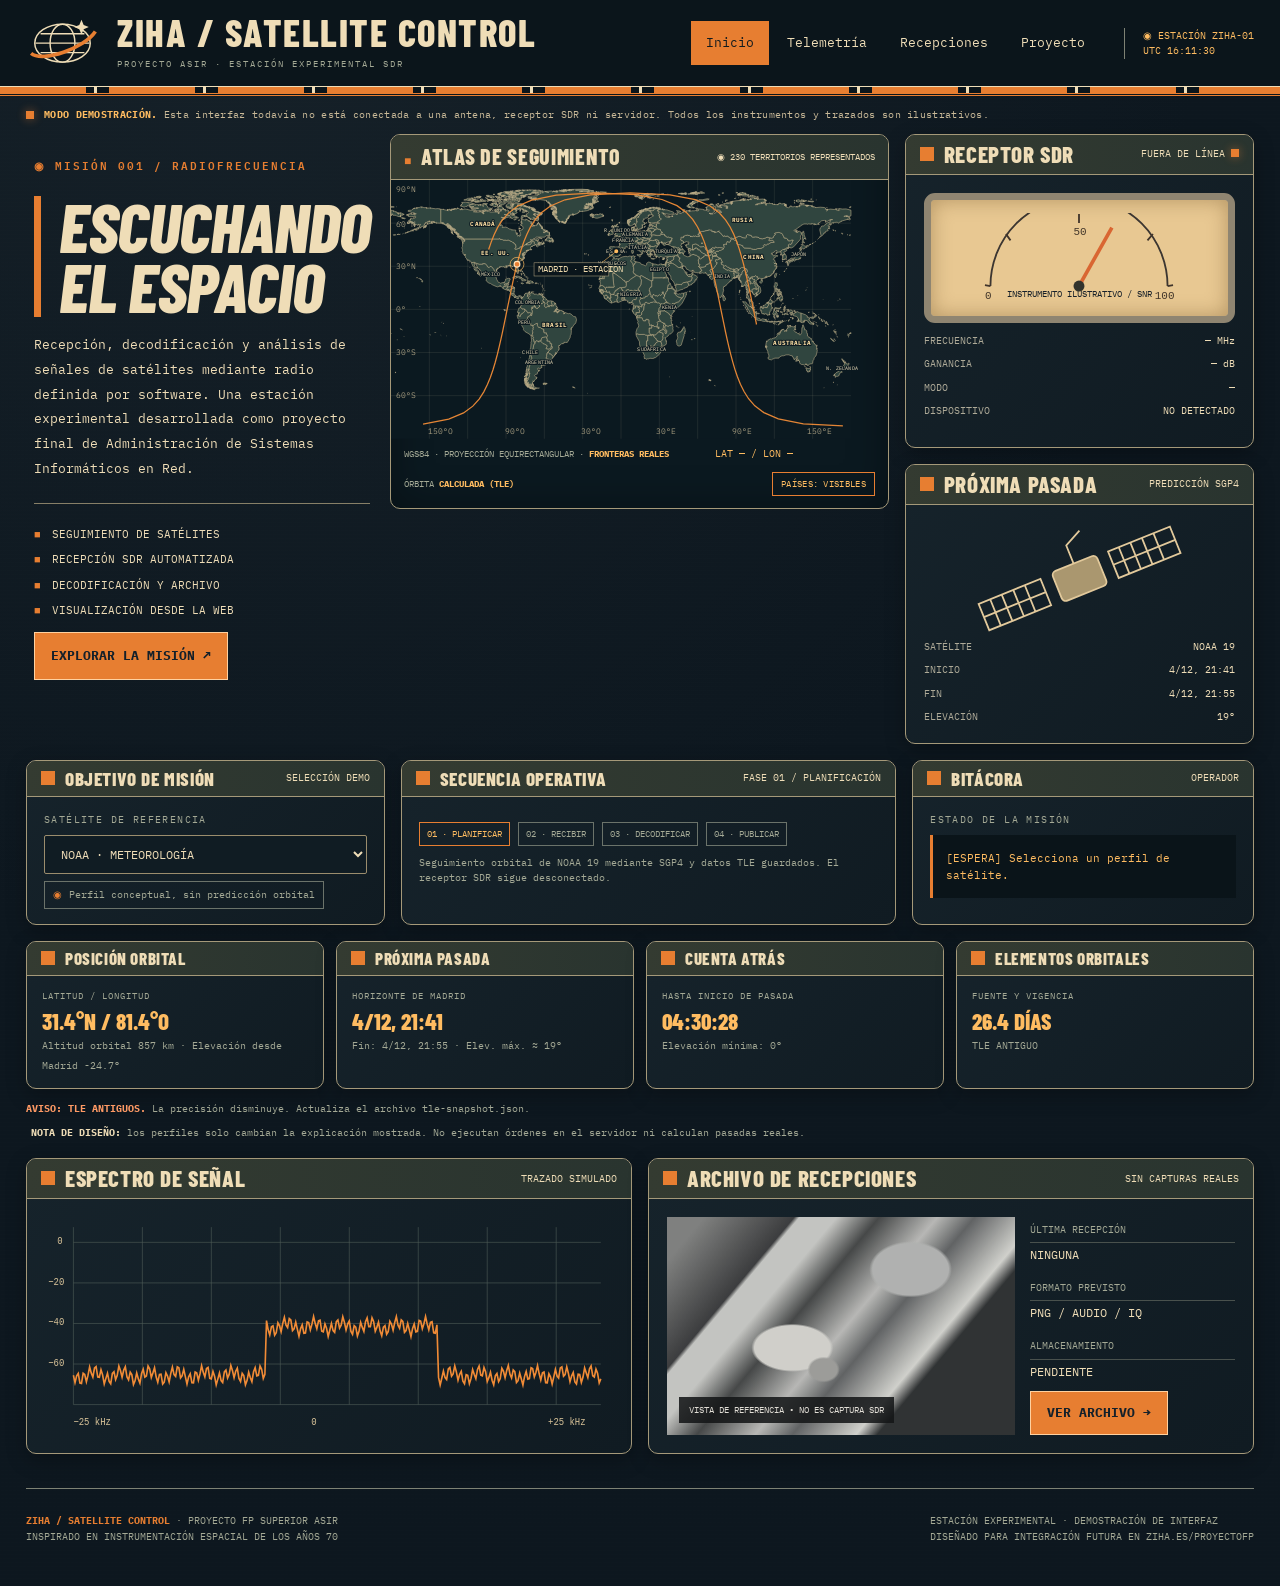
<file: orbital/index.html>
<!doctype html>
<html lang="es">
<head>
<meta charset="utf-8"><meta name="viewport" content="width=device-width,initial-scale=1">
<meta name="theme-color" content="#101a22">
<title>ZIHA / Satellite Control — Proyecto FP ASIR</title>
<meta name="description" content="Centro de control retro de Ziha Satellite Control: proyecto de recepción y automatización SDR para ASIR.">
<style>
@import url('https://fonts.googleapis.com/css2?family=Barlow+Condensed:wght@500;600;700;800&family=IBM+Plex+Mono:wght@400;500;600;700&display=swap');
:root{--bg:#0d171f;--panel:#18252b;--panel2:#24312d;--line:#7e8274;--cream:#efddb7;--muted:#a4a995;--orange:#e77e31;--amber:#ffbc61;--green:#a7b69b;--shadow:#070c0d}*{box-sizing:border-box}html{scroll-behavior:smooth}body{margin:0;background:var(--bg);color:var(--cream);font:13px 'IBM Plex Mono',monospace;line-height:1.55;background-image:radial-gradient(circle at 20% 0%,#27343b55,transparent 50%),repeating-linear-gradient(0deg,transparent 0 3px,#ffffff02 4px)}button,select{font:inherit}button{cursor:pointer}a{color:inherit;text-decoration:none}button:focus-visible,a:focus-visible,select:focus-visible{outline:2px solid var(--amber);outline-offset:3px}.wrap{max-width:1530px;margin:auto;padding:0 26px}.top{border-bottom:3px double var(--orange);background:#0b151b}.top-inner{display:flex;align-items:center;gap:24px;min-height:86px}.brand{display:flex;align-items:center;gap:18px;margin-right:auto;min-width:0}.brand-mark{width:73px;height:61px;flex:none}.brand strong{font:800 clamp(24px,3vw,42px)/.9 'Barlow Condensed',sans-serif;letter-spacing:1.5px;display:block}.brand small{display:block;color:var(--muted);font-size:9px;letter-spacing:2px;margin-top:8px}.nav{display:flex;gap:3px;flex-wrap:wrap}.nav button{border:1px solid transparent;background:none;color:var(--cream);padding:11px 14px}.nav button.active,.nav button:hover{background:var(--orange);color:#111a1e}.top-status{color:var(--amber);font-size:10px;white-space:nowrap;border-left:1px solid var(--line);padding-left:18px}.marquee{height:7px;background:repeating-linear-gradient(90deg,var(--orange) 0 86px,transparent 86px 94px,var(--cream) 94px 97px,transparent 97px 109px);border-top:1px solid var(--cream)}.notice{display:flex;gap:10px;align-items:center;padding:11px 0;color:#c9b998;font-size:10px;letter-spacing:.3px}.notice b{color:var(--amber)}.dot{display:inline-block;width:8px;height:8px;background:var(--orange);box-shadow:0 0 10px #ff8d3877}.panel{border:1px solid #a59979;border-radius:10px;background:linear-gradient(135deg,#16232b,#101b22);box-shadow:inset 0 1px #ffffff13,0 6px 20px #0004;overflow:hidden}.panel-head{background:linear-gradient(90deg,#343b31,#29342f);border-bottom:1px solid #a59979;padding:8px 14px;display:flex;justify-content:space-between;align-items:center;gap:8px}.panel-head h2{font:800 23px/1 'Barlow Condensed',sans-serif;letter-spacing:.6px;margin:0;display:flex;gap:10px;align-items:center}.panel-head h2:before{content:"";height:14px;width:14px;background:var(--orange);display:inline-block}.panel-head span{font-size:10px;color:var(--cream)}.panel-body{padding:18px}.dashboard{display:grid;grid-template-columns:1.15fr 1.05fr 1.1fr;gap:16px}.intro{padding:22px 4px 14px 8px}.eyebrow{color:var(--orange);font-size:11px;letter-spacing:2px;font-weight:600}.intro h1{font:italic 800 clamp(48px,5.4vw,84px)/.88 'Barlow Condensed',sans-serif;letter-spacing:-1px;margin:20px 0 16px;border-left:7px solid var(--orange);padding-left:18px}.intro p{max-width:460px;font-size:13px;line-height:1.9}.divider{height:1px;background:#a59979;opacity:.8;margin:22px 0}.checks{list-style:none;padding:0;margin:0}.checks li{margin:8px 0;font-size:11px}.checks li:before{content:"■";color:var(--orange);margin-right:11px}.radar{display:flex;align-items:center;justify-content:center;min-height:400px;padding:12px}.radar svg{width:min(100%,460px);height:auto;overflow:visible}.stack{display:grid;gap:16px;align-content:start}.meter{background:#e8c892;border:7px solid #8f8571;border-radius:11px;padding:13px;color:#172029;min-height:130px;position:relative;box-shadow:inset 0 0 20px #66491f66}.meter-face{max-width:210px;margin:auto;position:relative}.meter-face svg{width:100%}.meter-val{font-size:9px;text-align:center;margin-top:-18px}.specs{display:grid;grid-template-columns:1fr 1fr;gap:8px 10px;font-size:10px}.specs dt{color:#aeaa98}.specs dd{margin:0;text-align:right}.mini-sat{width:100%;height:110px}.main-bottom{display:grid;grid-template-columns:1fr 1fr;gap:16px;margin-top:16px}.chart{width:100%;height:218px;display:block}.sat-image{height:218px;position:relative;background:radial-gradient(ellipse at 45% 70%,#9d9d8e 0 5%,transparent 6%),radial-gradient(ellipse at 36% 60%,#d3d0b6 0 12%,transparent 13%),radial-gradient(ellipse at 70% 24%,#acb3ac 0 11%,transparent 12%),linear-gradient(130deg,#7b817d 7%,#383e44 24%,#c2c5b7 25% 32%,#40494b 40%,#b7b8ac 51%,#59656a 58%,#d1d1bb 70%,#27353a 74%);filter:grayscale(.8);overflow:hidden}.sat-image:after{content:"VISTA DE REFERENCIA • NO ES CAPTURA SDR";position:absolute;bottom:12px;left:12px;background:#0d171fdd;color:var(--cream);padding:6px 10px;font-size:9px}.capture{display:grid;grid-template-columns:1.7fr 1fr;gap:15px}.capture dl{margin:0}.capture dt{color:var(--muted);font-size:10px;border-bottom:1px solid #49514d;padding:5px 0}.capture dd{margin:0;font-size:12px;padding:3px 0 10px}.btn{background:var(--orange);border:1px solid #ffd1a0;color:#14202a;font-weight:700;padding:11px 16px;display:inline-flex;align-items:center;justify-content:center;gap:8px}.btn:hover{background:var(--amber)}.btn.secondary{background:transparent;color:var(--cream);border-color:var(--line)}.btn.secondary:hover{background:#ffffff13}.section{display:none;animation:rise .25s ease}.section.active{display:block}@keyframes rise{from{opacity:.5;transform:translateY(6px)}to{opacity:1;transform:none}}.section-title{display:flex;justify-content:space-between;align-items:end;gap:12px;margin:17px 0 20px;border-bottom:1px solid var(--orange);padding-bottom:12px}.section-title h1{font:800 52px/1 'Barlow Condensed',sans-serif;margin:0}.section-title p{color:var(--muted);max-width:560px;margin:0}.grid-2{display:grid;grid-template-columns:1fr 1fr;gap:16px}.grid-3{display:grid;grid-template-columns:repeat(3,1fr);gap:16px}.stat{padding:22px;min-height:130px}.stat small{color:var(--muted);letter-spacing:1.5px}.stat strong{display:block;font:800 42px 'Barlow Condensed';color:var(--amber)}.tag{border:1px solid var(--orange);color:var(--amber);padding:4px 8px;font-size:10px;letter-spacing:1px}.tag.muted{border-color:#797b70;color:var(--muted)}.terminal{background:#0a1211;border:1px solid #6a8170;padding:18px;min-height:270px;color:#aeca9c;font-size:12px;line-height:2;white-space:pre-wrap;overflow:auto}.terminal .prompt{color:var(--orange)}.select{background:var(--panel);border:1px solid var(--line);color:var(--cream);padding:12px;width:100%;max-width:330px}.timeline{list-style:none;padding:0;margin:0}.timeline li{display:flex;gap:18px;padding:17px;border-bottom:1px solid #546052}.timeline b{color:var(--orange);font-size:21px}.timeline div{display:grid;gap:5px}.timeline small{color:var(--muted)}.footer{display:flex;justify-content:space-between;gap:20px;border-top:1px solid var(--line);padding:24px 0 42px;margin-top:34px;color:var(--muted);font-size:10px}.footer strong{color:var(--orange)}@media(max-width:1160px){.dashboard{grid-template-columns:1fr 1fr}.intro{grid-column:1/-1}.stack{grid-column:2}.radar{min-height:320px}.top-status{display:none}}@media(max-width:760px){.wrap{padding:0 13px}.top-inner{display:block;padding:15px 0}.brand strong{font-size:29px}.brand-mark{width:52px}.nav{margin-top:14px;display:grid;grid-template-columns:repeat(4,1fr)}.nav button{padding:9px 3px;font-size:10px}.dashboard,.main-bottom,.grid-2,.grid-3,.capture{grid-template-columns:1fr}.intro,.stack{grid-column:auto}.intro h1{font-size:58px}.radar{min-height:270px}.panel-head h2{font-size:21px}.panel-head span{font-size:9px}.section-title{display:block}.section-title h1{font-size:40px}.footer{display:block}.notice{line-height:1.6}.capture .btn{width:100%}}
</style>
<link rel="stylesheet" href="./mission.css">
<link rel="stylesheet" href="./world-map.css">
<link rel="stylesheet" href="./country-labels.css">
<link rel="stylesheet" href="./real-map.css">
<link rel="stylesheet" href="./layout-fix.css">
<link rel="stylesheet" href="./telemetry.css">
</head>
<body>
<header class="top"><div class="wrap top-inner"><a class="brand" href="#panel" aria-label="Ir al panel principal"><svg class="brand-mark" viewBox="0 0 100 75" aria-hidden="true"><ellipse cx="50" cy="37" rx="38" ry="26" fill="none" stroke="#efddb7" stroke-width="2"/><ellipse cx="50" cy="37" rx="17" ry="26" fill="none" stroke="#efddb7" stroke-width="2"/><path d="M13 37h74M20 24h60M20 50h60" stroke="#efddb7" stroke-width="2"/><path d="M7 51C23 64 80 44 95 21" stroke="#e77e31" stroke-width="5" fill="none"/><path d="M76 5l3 7 7 3-7 3-3 7-3-7-7-3 7-3z" fill="#efddb7"/></svg><div><strong>ZIHA / SATELLITE CONTROL</strong><small>PROYECTO ASIR · ESTACIÓN EXPERIMENTAL SDR</small></div></a><nav class="nav" aria-label="Navegación principal"><button class="active" data-view="panel">Inicio</button><button data-view="telemetria">Telemetría</button><button data-view="recepciones">Recepciones</button><button data-view="proyecto">Proyecto</button></nav><div class="top-status">◉ ESTACIÓN ZIHA-01<br><span id="clock">UTC --:--:--</span></div></div><div class="marquee"></div></header>
<div class="wrap"><div class="notice"><i class="dot"></i><span><b>MODO DEMOSTRACIÓN.</b> Esta interfaz todavía no está conectada a una antena, receptor SDR ni servidor. Todos los instrumentos y trazados son ilustrativos.</span></div>
<main>
<section id="panel" class="section active" aria-label="Panel principal"><div class="dashboard"><div class="intro"><span class="eyebrow">◉ MISIÓN 001 / RADIOFRECUENCIA</span><h1>ESCUCHANDO<br>EL ESPACIO</h1><p>Recepción, decodificación y análisis de señales de satélites mediante radio definida por software. Una estación experimental desarrollada como proyecto final de Administración de Sistemas Informáticos en Red.</p><div class="divider"></div><ul class="checks"><li>SEGUIMIENTO DE SATÉLITES</li><li>RECEPCIÓN SDR AUTOMATIZADA</li><li>DECODIFICACIÓN Y ARCHIVO</li><li>VISUALIZACIÓN DESDE LA WEB</li></ul><p><button class="btn" data-go="proyecto">EXPLORAR LA MISIÓN ↗</button></p></div>
<div class="radar" aria-label="Radar orbital ilustrativo"><svg viewBox="0 0 440 440" role="img" aria-label="Representación decorativa de radar con trayectoria de satélite"><defs><radialGradient id="earth"><stop stop-color="#b6ad89"/><stop offset="1" stop-color="#394b48"/></radialGradient></defs><g fill="none" stroke="#d8c397" stroke-width="1.1"><circle cx="220" cy="220" r="184"/><circle cx="220" cy="220" r="139" stroke-dasharray="2 5"/><circle cx="220" cy="220" r="92" stroke-dasharray="2 4"/><circle cx="220" cy="220" r="46"/><path d="M36 220h368M220 36v368M90 90l260 260M350 90L90 350" opacity=".4"/></g><g font-family="IBM Plex Mono" font-size="14" fill="#efddb7"><text x="220" y="22" text-anchor="middle">N</text><text x="220" y="426" text-anchor="middle">S</text><text x="10" y="225">O</text><text x="414" y="225">E</text><text x="324" y="52">30°</text><text x="91" y="52">330°</text></g><circle cx="220" cy="220" r="44" fill="url(#earth)" stroke="#d5b987"/><path d="M193 191l14 6 2 12 13 8-4 12-12 13-10-9-6-21M225 182l15 11-5 16 13 14-7 20-18-9-7-14" fill="#d6c69e" opacity=".75"/><path d="M44 302Q173 290 292 129T397 75" fill="none" stroke="#e77e31" stroke-width="3"/><circle cx="292" cy="129" r="9" fill="#e77e31" stroke="#f5d6ac" stroke-width="3"/><rect x="299" y="98" width="100" height="26" fill="#0d171f" stroke="#e77e31"/><text x="307" y="116" fill="#efddb7" font-family="monospace" font-size="14">SAT-001</text><g fill="#e8cf9d"><circle cx="100" cy="119" r="3"/><circle cx="371" cy="220" r="3"/><circle cx="177" cy="364" r="3"/></g></svg></div>
<div class="stack"><article class="panel"><div class="panel-head"><h2>RECEPTOR SDR</h2><span>FUERA DE LÍNEA <i class="dot"></i></span></div><div class="panel-body"><div class="meter"><div class="meter-face"><svg viewBox="0 0 230 95"><path d="M18 80A97 97 0 0 1 212 80" fill="none" stroke="#3c3631" stroke-width="2"/><g stroke="#41352b" stroke-width="2"><path d="M18 80l-6-1M40 30l-5-7M115 1v10M190 30l6-7M212 80l6-1"/></g><path d="M115 80L151 16" stroke="#d96632" stroke-width="4"/><circle cx="115" cy="80" r="6" fill="#32332c"/><g fill="#42362a" font-family="monospace" font-size="12"><text x="12" y="94">0</text><text x="109" y="24">50</text><text x="198" y="94">100</text></g></svg></div><div class="meter-val">INSTRUMENTO ILUSTRATIVO / SNR</div></div><dl class="specs"><dt>FRECUENCIA</dt><dd>— MHz</dd><dt>GANANCIA</dt><dd>— dB</dd><dt>MODO</dt><dd>—</dd><dt>DISPOSITIVO</dt><dd>NO DETECTADO</dd></dl></div></article><article class="panel"><div class="panel-head"><h2>PRÓXIMA PASADA</h2><span>NO PROGRAMADA</span></div><div class="panel-body"><svg class="mini-sat" viewBox="0 0 350 105" aria-hidden="true"><g transform="translate(175 53) rotate(-22)" fill="none" stroke="#e2c99b" stroke-width="2"><rect x="-27" y="-18" width="54" height="36" rx="5" fill="#aa976f"/><rect x="-116" y="-16" width="75" height="32"/><rect x="41" y="-16" width="75" height="32"/><path d="M-102-16v32M-88-16v32M-74-16v32M-60-16v32M54-16v32M68-16v32M82-16v32M96-16v32M-116 0h75M41 0h75"/><path d="M0-18v-22l20-10"/></g></svg><div class="specs"><dt>SATÉLITE</dt><dd>POR DEFINIR</dd><dt>INICIO</dt><dd>—</dd><dt>FIN</dt><dd>—</dd><dt>ELEVACIÓN</dt><dd>—</dd></div></div></article></div></div>
<div class="main-bottom"><article class="panel"><div class="panel-head"><h2>ESPECTRO DE SEÑAL</h2><span>TRAZADO SIMULADO</span></div><div class="panel-body"><svg id="spectrum" class="chart" viewBox="0 0 700 215" preserveAspectRatio="none" role="img" aria-label="Gráfico de espectro simulado"><g stroke="#5b6861" stroke-width=".7" opacity=".8"><path d="M35 10v175M120 10v175M205 10v175M290 10v175M375 10v175M460 10v175M545 10v175M630 10v175M35 25h650M35 65h650M35 105h650M35 145h650M35 185h650"/></g><path id="spectrum-path" fill="none" stroke="#f18b36" stroke-width="2"/><g fill="#d9c399" font-size="11" font-family="monospace"><text x="15" y="27">0</text><text x="4" y="67">−20</text><text x="4" y="107">−40</text><text x="4" y="147">−60</text><text x="35" y="205">−25 kHz</text><text x="328" y="205">0</text><text x="620" y="205">+25 kHz</text></g></svg></div></article><article class="panel"><div class="panel-head"><h2>ARCHIVO DE RECEPCIONES</h2><span>SIN CAPTURAS REALES</span></div><div class="panel-body capture"><div class="sat-image" role="img" aria-label="Textura artística de referencia similar a una imagen meteorológica"></div><div><dl><dt>ÚLTIMA RECEPCIÓN</dt><dd>NINGUNA</dd><dt>FORMATO PREVISTO</dt><dd>PNG / AUDIO / IQ</dd><dt>ALMACENAMIENTO</dt><dd>PENDIENTE</dd></dl><button class="btn" data-go="recepciones">VER ARCHIVO →</button></div></div></article></div></section>
<section id="telemetria" class="section"><div class="section-title"><h1>TELEMETRÍA / 01</h1><p>Panel preparado para recibir métricas del servidor Linux y el dispositivo SDR cuando estén configurados.</p></div><div class="grid-3"><article class="panel stat"><small>ESTADO DE RECEPCIÓN</small><strong>OFFLINE</strong><span class="tag muted">SIN DISPOSITIVO</span></article><article class="panel stat"><small>FRECUENCIA ACTUAL</small><strong>— MHz</strong><span class="tag muted">ESPERANDO SDR</span></article><article class="panel stat"><small>PAQUETES DECODIFICADOS</small><strong>0</strong><span class="tag muted">SIN DATOS</span></article></div><div class="grid-2" style="margin-top:16px"><article class="panel"><div class="panel-head"><h2>CONSOLA DE ESTACIÓN</h2><span>REGISTRO DEMO</span></div><div class="panel-body"><div class="terminal"><span class="prompt">ziha@mission-control:~$</span> systemctl status ziha-sdr<br>● ziha-sdr.service<br>  Estado: no instalado<br><br><span class="prompt">[ INFO ]</span> Frontend disponible<br><span class="prompt">[ WAIT ]</span> Pendiente de configurar API<br><span class="prompt">[ WAIT ]</span> Pendiente de conectar RTL-SDR<br><span class="prompt">[ WAIT ]</span> Sin datos de telemetría<br><br>_</div></div></article><article class="panel"><div class="panel-head"><h2>CONFIGURACIÓN FUTURA</h2><span>ETAPA 02</span></div><div class="panel-body"><p>Una API en el servidor Linux enviará el estado del receptor, intensidad de señal, frecuencia, espectro y eventos de decodificación.</p><ul class="checks"><li>RTL-SDR conectado por USB</li><li>Servicio Linux con registros</li><li>API de lectura segura</li><li>Gráficos de recepción real</li></ul><button class="btn secondary" data-go="proyecto">VER ARQUITECTURA →</button></div></article></div></section>
<section id="recepciones" class="section"><div class="section-title"><h1>ARCHIVO / 02</h1><p>El historial se alimentará de las capturas procesadas por scripts. Por ahora, puedes explorar el diseño de los filtros.</p></div><div class="panel"><div class="panel-head"><h2>CATÁLOGO DE CAPTURAS</h2><span>0 REGISTROS</span></div><div class="panel-body"><label for="sat-filter">FILTRAR POR SATÉLITE</label><br><select class="select" id="sat-filter"><option value="all">TODOS LOS SATÉLITES</option><option value="noaa">NOAA (FUTURO)</option><option value="meteor">METEOR (FUTURO)</option></select><div style="text-align:center;padding:55px 15px;color:var(--muted)"><svg width="70" height="70" viewBox="0 0 70 70" aria-hidden="true"><rect x="11" y="12" width="48" height="44" fill="none" stroke="#a59979" stroke-width="2"/><circle cx="26" cy="28" r="6" fill="none" stroke="#e77e31" stroke-width="2"/><path d="M13 50l17-13 10 8 8-7 10 12" fill="none" stroke="#a59979" stroke-width="2"/></svg><h2 style="font:800 28px Barlow Condensed;color:var(--cream)">AÚN NO HAY RECEPCIONES</h2><p id="empty-msg">Las imágenes aparecerán aquí cuando conectemos el receptor y el proceso de decodificación.</p></div></div></div></section>
<section id="proyecto" class="section"><div class="section-title"><h1>LA MISIÓN / 03</h1><p>Un proyecto final de FP Superior ASIR: hardware, sistemas, redes, programación y una web reunidos en una estación de recepción.</p></div><div class="grid-2"><article class="panel"><div class="panel-head"><h2>ARQUITECTURA DEL SISTEMA</h2><span>HOJA DE RUTA</span></div><div class="panel-body"><ol class="timeline"><li><b>01</b><div><strong>ANTENA + SDR</strong><small>Captura de radiofrecuencia desde satélites compatibles.</small></div></li><li><b>02</b><div><strong>LINUX + AUTOMATIZACIÓN</strong><small>Scripts Bash/Python para programar pasadas y decodificar.</small></div></li><li><b>03</b><div><strong>ALMACENAMIENTO</strong><small>Archivos, registros y base de datos de recepciones.</small></div></li><li><b>04</b><div><strong>SERVIDOR WEB</strong><small>API, panel de control y galería desde PC o móvil.</small></div></li></ol></div></article><article class="panel"><div class="panel-head"><h2>ESTADO DEL DESARROLLO</h2><span>FASE DE DISEÑO</span></div><div class="panel-body"><p><span class="tag">EN CURSO</span> INTERFAZ WEB</p><p>Diseño retro inspirado en los centros de control de los años setenta, adaptable a diferentes pantallas.</p><div class="divider"></div><p><span class="tag muted">PENDIENTE</span> HARDWARE SDR</p><p><span class="tag muted">PENDIENTE</span> SCRIPTS Y DECODIFICACIÓN</p><p><span class="tag muted">PENDIENTE</span> API Y BASE DE DATOS</p><div class="divider"></div><p style="color:var(--muted)">La estación se conectará en una fase posterior. Este prototipo no recibe ni almacena señales reales.</p></div></article></div></section>
</main><footer class="footer"><div><strong>ZIHA / SATELLITE CONTROL</strong> · PROYECTO FP SUPERIOR ASIR<br>INSPIRADO EN INSTRUMENTACIÓN ESPACIAL DE LOS AÑOS 70</div><div>ESTACIÓN EXPERIMENTAL · DEMOSTRACIÓN DE INTERFAZ<br>DISEÑADO PARA INTEGRACIÓN FUTURA EN ZIHA.ES/PROYECTOFP</div></footer></div>
<script>
const views=[...document.querySelectorAll('.section')];const tabs=[...document.querySelectorAll('[data-view]')];function showView(name){if(!views.some(v=>v.id===name))name='panel';views.forEach(v=>v.classList.toggle('active',v.id===name));tabs.forEach(b=>{const on=b.dataset.view===name;b.classList.toggle('active',on);b.setAttribute('aria-current',on?'page':'false')});history.replaceState(null,'','#'+name);window.scrollTo({top:0,behavior:'smooth'})}tabs.forEach(b=>b.addEventListener('click',()=>showView(b.dataset.view)));document.querySelectorAll('[data-go]').forEach(b=>b.addEventListener('click',()=>showView(b.dataset.go)));addEventListener('hashchange',()=>showView(location.hash.slice(1)));if(location.hash)showView(location.hash.slice(1));
function clock(){document.getElementById('clock').textContent='UTC '+new Date().toLocaleTimeString('es-ES',{timeZone:'UTC',hour12:false})}clock();setInterval(clock,1000);
let path='';for(let i=0;i<=325;i++){const x=35+i*2;const wave=Math.sin(i*1.73)*6+Math.sin(i*.37)*4;const peak=(i>118&&i<225)?48:0;const y=156-peak+wave;path+=(i?'L':'M')+x.toFixed(1)+','+y.toFixed(1)}document.getElementById('spectrum-path').setAttribute('d',path);
document.getElementById('sat-filter').addEventListener('change',e=>{document.getElementById('empty-msg').textContent=e.target.value==='all'?'Las imágenes aparecerán aquí cuando conectemos el receptor y el proceso de decodificación.':'Todavía no hay capturas para este grupo de satélites.'});
</script>
<script src="./mission.js" defer></script>
<script src="./world-map.js" defer></script>
<script src="./country-labels.js" defer></script>
<script src="./vendor/satellite.min.js" defer></script>
<script src="./orbit-tracking.js" defer></script>
<script src="./telemetry.js" defer></script>
<script src="./api-phase.js" defer></script>
<link rel="stylesheet" href="./orbit-tracking.css">
</body></html>
</file>
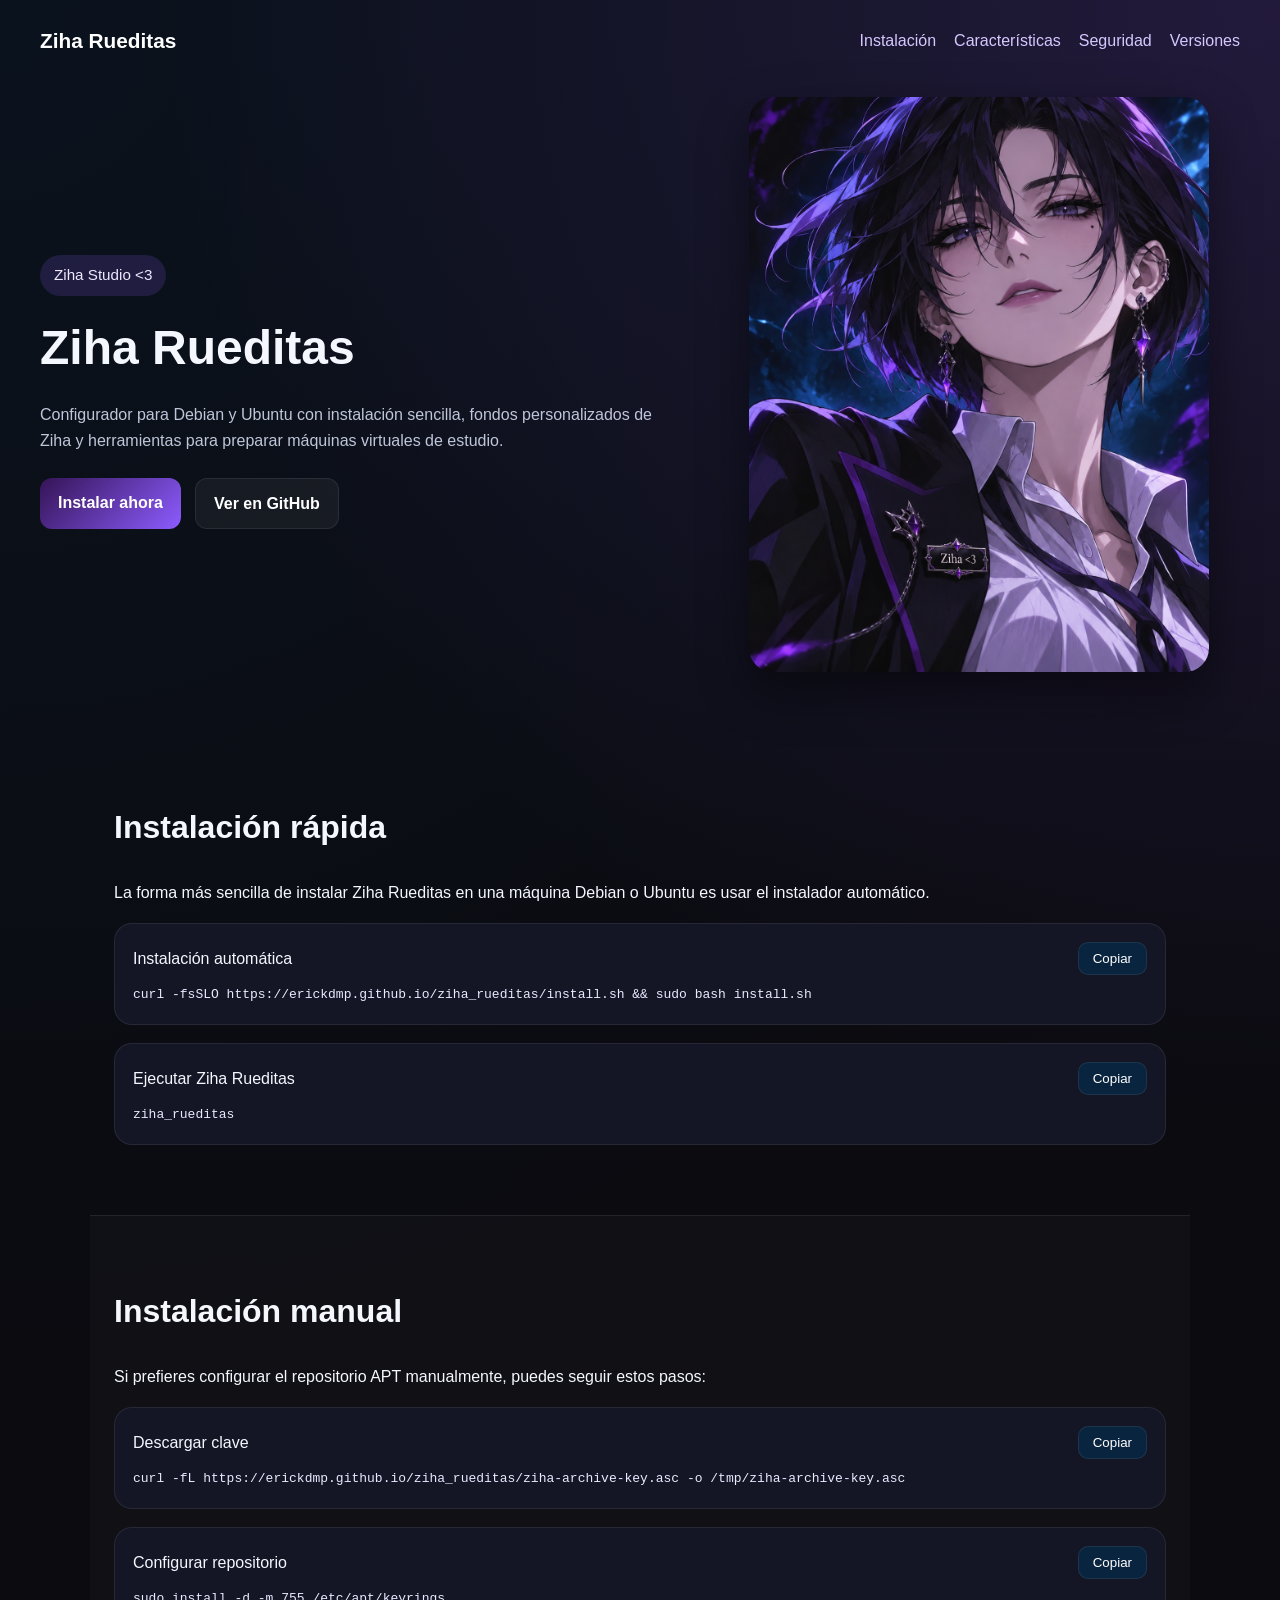
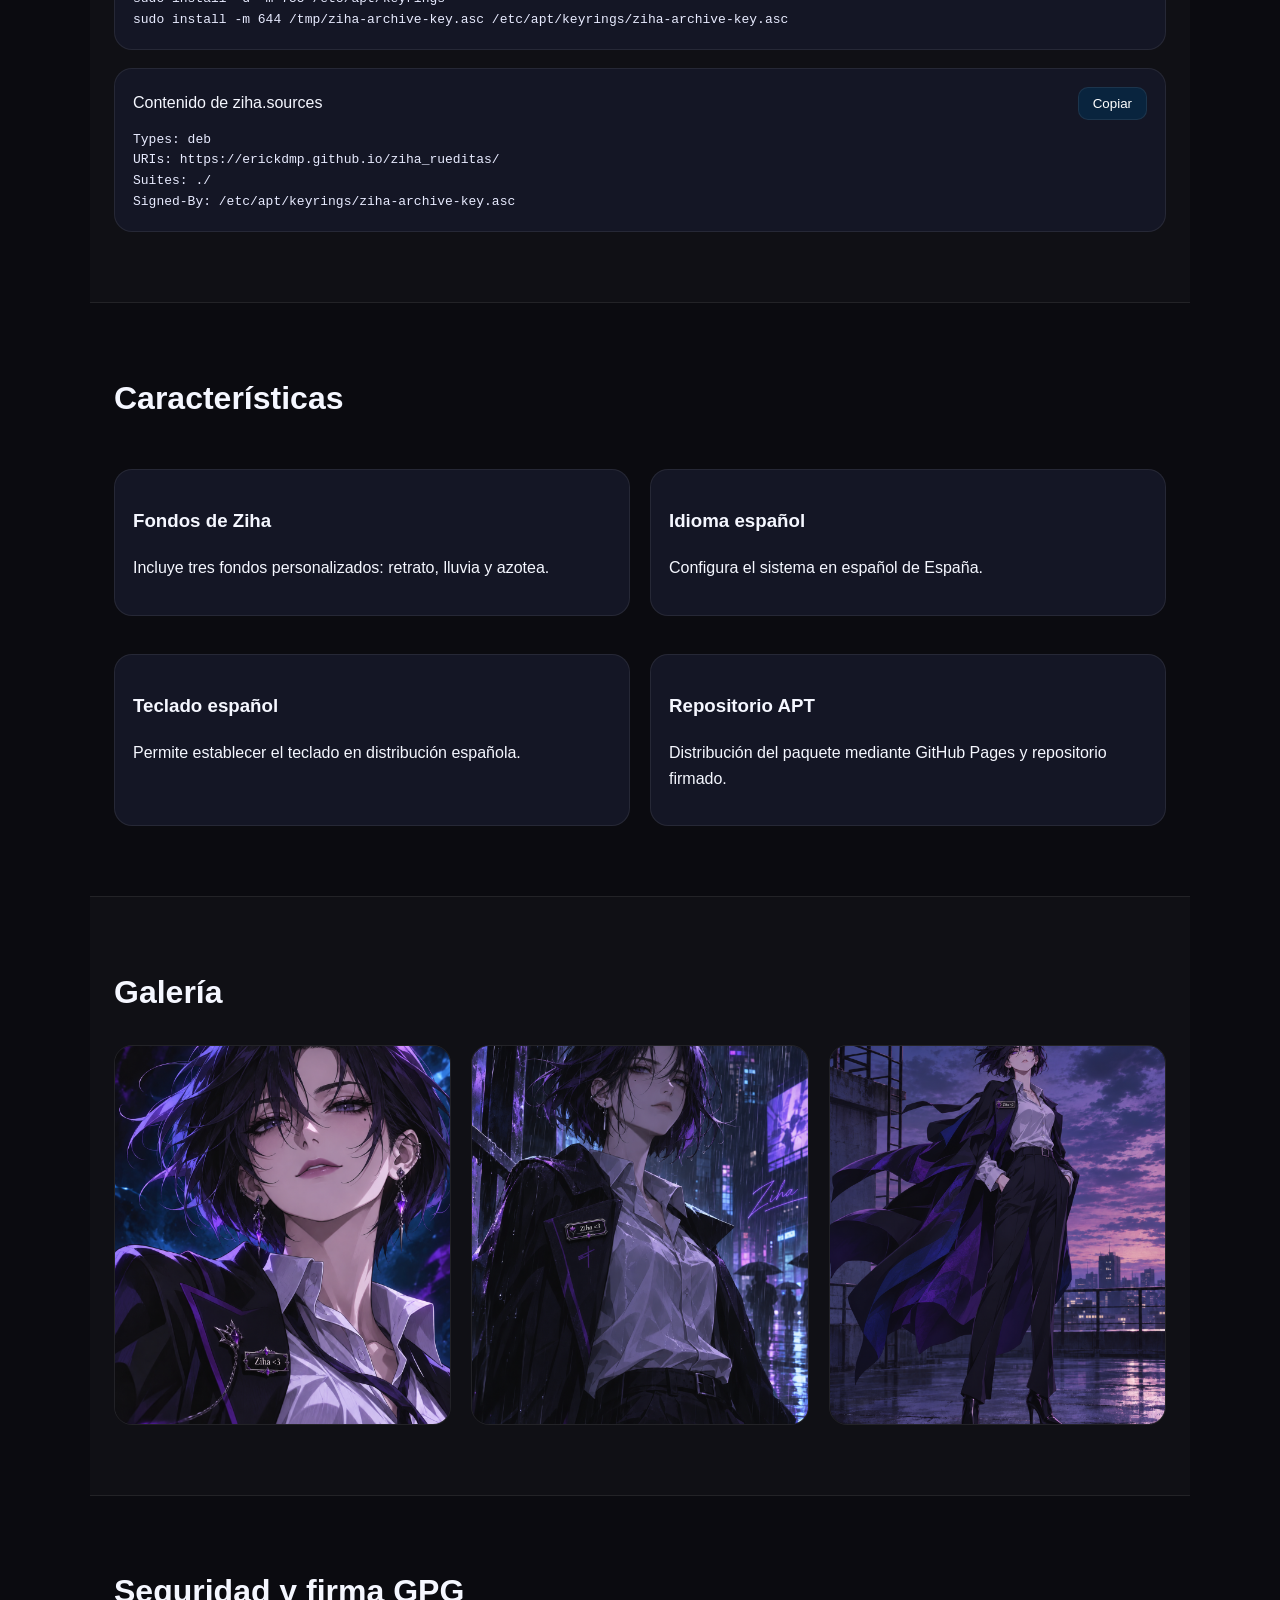
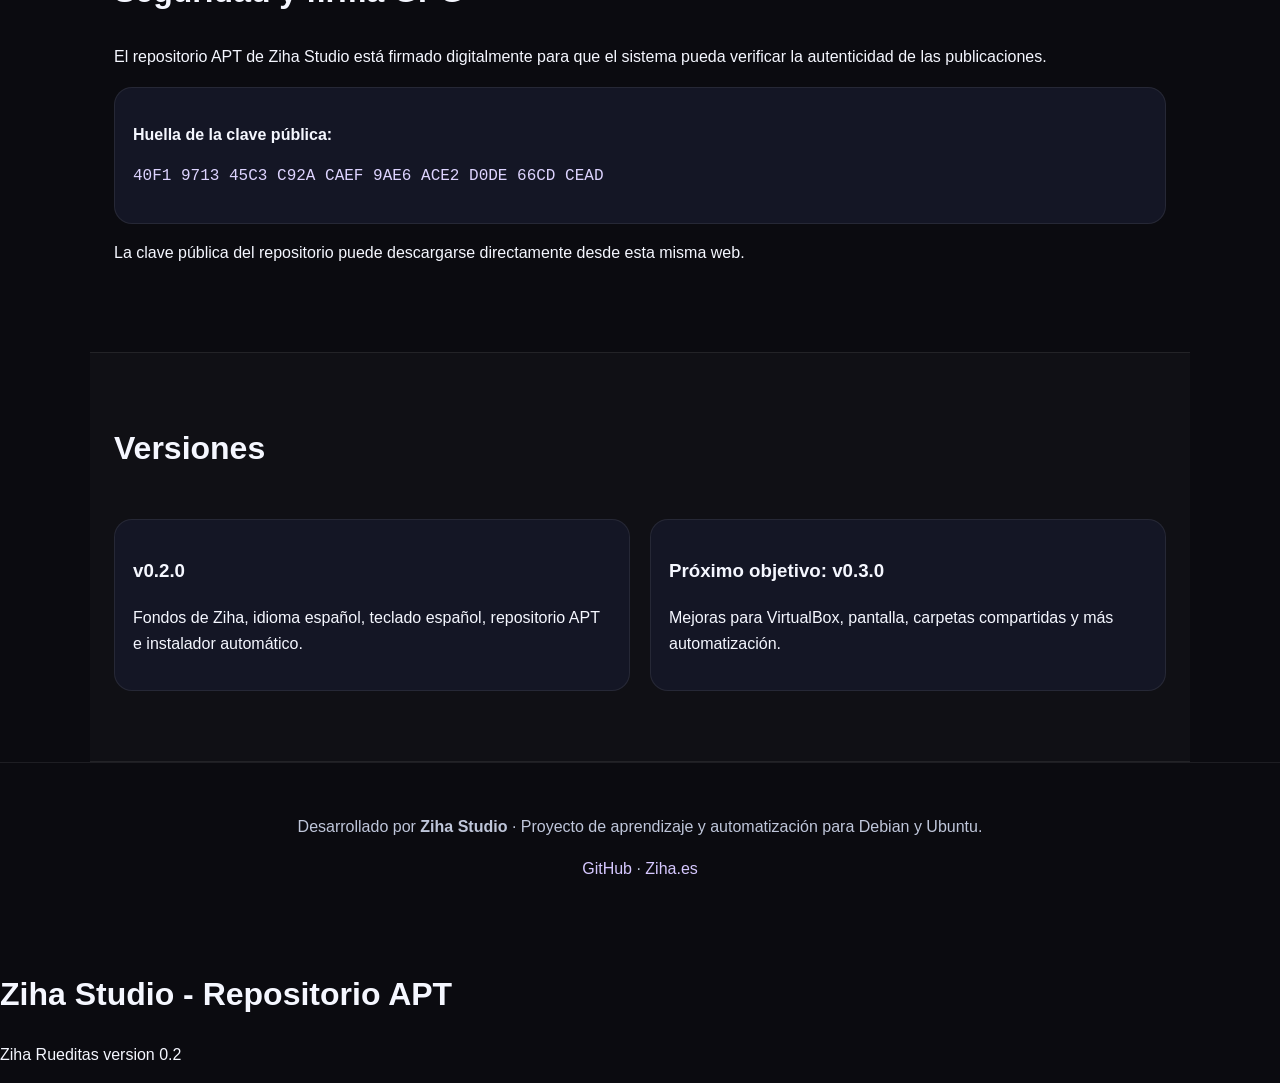
<file: rueditas/index.html>
<!DOCTYPE html>
<html lang="es">
<head>
  <meta charset="UTF-8">
  <meta name="viewport" content="width=device-width, initial-scale=1.0">
  <title>Ziha Rueditas | Ziha Studio</title>
  <meta name="description" content="Ziha Rueditas es un configurador para Debian y Ubuntu con fondos de pantalla, idioma español, teclado español e instalador automático.">
  <link rel="stylesheet" href="assets/css/styles.css">
</head>
<body>
  <header class="hero">
    <nav class="navbar">
      <div class="logo">Ziha Rueditas</div>
      <div class="nav-links">
        <a href="#instalacion">Instalación</a>
        <a href="#caracteristicas">Características</a>
        <a href="#seguridad">Seguridad</a>
        <a href="#versiones">Versiones</a>
      </div>
    </nav>

    <div class="hero-content">
      <div class="hero-text">
        <p class="badge">Ziha Studio &lt;3</p>
        <h1>Ziha Rueditas</h1>
        <p class="subtitle">
          Configurador para Debian y Ubuntu con instalación sencilla, fondos personalizados de Ziha
          y herramientas para preparar máquinas virtuales de estudio.
        </p>

        <div class="hero-buttons">
          <a class="btn primary" href="#instalacion">Instalar ahora</a>
          <a class="btn secondary" href="https://github.com/ErickDMP/ziha_rueditas" target="_blank">Ver en GitHub</a>
        </div>
      </div>

      <div class="hero-image">
        <img src="assets/img/ziha_01_retrato.png" alt="Ziha retrato">
      </div>
    </div>
  </header>

  <main>
    <section id="instalacion" class="section">
      <h2>Instalación rápida</h2>
      <p>La forma más sencilla de instalar Ziha Rueditas en una máquina Debian o Ubuntu es usar el instalador automático.</p>

      <div class="code-box">
        <div class="code-header">
          <span>Instalación automática</span>
          <button class="copy-btn" data-copy="curl -fsSLO https://erickdmp.github.io/ziha_rueditas/install.sh && sudo bash install.sh">Copiar</button>
        </div>
        <pre><code>curl -fsSLO https://erickdmp.github.io/ziha_rueditas/install.sh && sudo bash install.sh</code></pre>
      </div>

      <div class="code-box">
        <div class="code-header">
          <span>Ejecutar Ziha Rueditas</span>
          <button class="copy-btn" data-copy="ziha_rueditas">Copiar</button>
        </div>
        <pre><code>ziha_rueditas</code></pre>
      </div>
    </section>

    <section class="section alt">
      <h2>Instalación manual</h2>
      <p>Si prefieres configurar el repositorio APT manualmente, puedes seguir estos pasos:</p>

      <div class="code-box">
        <div class="code-header">
          <span>Descargar clave</span>
          <button class="copy-btn" data-copy="curl -fL https://erickdmp.github.io/ziha_rueditas/ziha-archive-key.asc -o /tmp/ziha-archive-key.asc">Copiar</button>
        </div>
        <pre><code>curl -fL https://erickdmp.github.io/ziha_rueditas/ziha-archive-key.asc -o /tmp/ziha-archive-key.asc</code></pre>
      </div>

      <div class="code-box">
        <div class="code-header">
          <span>Configurar repositorio</span>
          <button class="copy-btn" data-copy="sudo install -d -m 755 /etc/apt/keyrings && sudo install -m 644 /tmp/ziha-archive-key.asc /etc/apt/keyrings/ziha-archive-key.asc">Copiar</button>
        </div>
        <pre><code>sudo install -d -m 755 /etc/apt/keyrings
sudo install -m 644 /tmp/ziha-archive-key.asc /etc/apt/keyrings/ziha-archive-key.asc</code></pre>
      </div>

      <div class="code-box">
        <div class="code-header">
          <span>Contenido de ziha.sources</span>
          <button class="copy-btn" data-copy="Types: deb
URIs: https://erickdmp.github.io/ziha_rueditas/
Suites: ./
Signed-By: /etc/apt/keyrings/ziha-archive-key.asc">Copiar</button>
        </div>
        <pre><code>Types: deb
URIs: https://erickdmp.github.io/ziha_rueditas/
Suites: ./
Signed-By: /etc/apt/keyrings/ziha-archive-key.asc</code></pre>
      </div>
    </section>

    <section id="caracteristicas" class="section">
      <h2>Características</h2>
      <div class="features-grid">
        <article class="card">
          <h3>Fondos de Ziha</h3>
          <p>Incluye tres fondos personalizados: retrato, lluvia y azotea.</p>
        </article>
        <article class="card">
          <h3>Idioma español</h3>
          <p>Configura el sistema en español de España.</p>
        </article>
        <article class="card">
          <h3>Teclado español</h3>
          <p>Permite establecer el teclado en distribución española.</p>
        </article>
        <article class="card">
          <h3>Repositorio APT</h3>
          <p>Distribución del paquete mediante GitHub Pages y repositorio firmado.</p>
        </article>
      </div>
    </section>

    <section class="section alt">
      <h2>Galería</h2>
      <div class="gallery">
        <img src="assets/img/ziha_01_retrato.png" alt="Ziha retrato">
        <img src="assets/img/ziha_02_lluvia.png" alt="Ziha lluvia">
        <img src="assets/img/ziha_03_azotea.png" alt="Ziha azotea">
      </div>
    </section>

    <section id="seguridad" class="section">
      <h2>Seguridad y firma GPG</h2>
      <p>El repositorio APT de Ziha Studio está firmado digitalmente para que el sistema pueda verificar la autenticidad de las publicaciones.</p>

      <div class="info-box">
        <p><strong>Huella de la clave pública:</strong></p>
        <p class="fingerprint">40F1 9713 45C3 C92A CAEF 9AE6 ACE2 D0DE 66CD CEAD</p>
      </div>

      <p>La clave pública del repositorio puede descargarse directamente desde esta misma web.</p>
    </section>

    <section id="versiones" class="section alt">
      <h2>Versiones</h2>
      <div class="versions">
        <article class="card">
          <h3>v0.2.0</h3>
          <p>Fondos de Ziha, idioma español, teclado español, repositorio APT e instalador automático.</p>
        </article>
        <article class="card">
          <h3>Próximo objetivo: v0.3.0</h3>
          <p>Mejoras para VirtualBox, pantalla, carpetas compartidas y más automatización.</p>
        </article>
      </div>
    </section>
  </main>

  <footer class="footer">
    <p>Desarrollado por <strong>Ziha Studio</strong> · Proyecto de aprendizaje y automatización para Debian y Ubuntu.</p>
    <p>
      <a href="https://github.com/ErickDMP/ziha_rueditas" target="_blank">GitHub</a> ·
      <a href="https://ziha.es" target="_blank">Ziha.es</a>
    </p>
  </footer>

  <script src="assets/js/script.js"></script>
</body>
</html><h1>Ziha Studio - Repositorio APT</h1> <p>Ziha Rueditas version 0.2</p>
</file>
<file: orbital/mission.css>
.mission-bar{margin:16px 0;display:grid;grid-template-columns:1.05fr 1.45fr 1fr;gap:16px}.mission-bar .panel-body{padding:15px 17px}.mission-label{display:block;color:var(--muted);font-size:10px;letter-spacing:1.4px;margin-bottom:8px}.mission-bar select{width:100%;background:#101c23;color:var(--cream);border:1px solid #9b8d6d;border-radius:2px;padding:10px 12px;font-size:12px}.mission-bar strong{display:block;font:700 26px/1.15 'Barlow Condensed',sans-serif;letter-spacing:.8px}.mission-bar p{font-size:10px;color:var(--muted);margin:9px 0 0}.mission-bar .panel-head h2{font-size:19px}.mission-console{background:#0a1419;border-left:3px solid var(--orange);padding:11px 13px;color:var(--amber);min-height:63px;font-size:11px;display:flex;align-items:center}.mission-steps{display:flex;gap:8px;flex-wrap:wrap;margin-top:10px}.mission-step{font-size:9px;padding:4px 7px;border:1px solid #6b736a;color:var(--muted)}.mission-step.current{border-color:var(--orange);color:var(--amber)}.blueprint-hint{display:inline-flex;gap:7px;align-items:center;border:1px solid #6b736a;padding:5px 8px;font-size:10px;color:var(--muted);margin-top:7px}.blueprint-hint:before{content:'◉';color:var(--orange)}.mission-footnote{font-size:10px;color:var(--muted);margin:-3px 0 17px;padding-left:5px}.mission-footnote b{color:var(--cream)}@media(max-width:1050px){.mission-bar{grid-template-columns:1fr 1fr}.mission-bar .mission-wide{grid-column:1/-1}}@media(max-width:650px){.mission-bar{grid-template-columns:1fr}.mission-bar .mission-wide{grid-column:auto}}
</file>
<file: orbital/world-map.css>
.dashboard{grid-template-columns:.95fr 1.5fr 1.05fr}.radar{position:relative;display:block;min-height:400px;padding:0;background:#0b1920;border:1px solid #a59979;border-radius:10px;overflow:hidden;box-shadow:inset 0 0 40px #0005}.world-head{padding:10px 13px;background:linear-gradient(90deg,#343b31,#29342f);border-bottom:1px solid #a59979;display:flex;align-items:center;justify-content:space-between;gap:10px}.world-head strong{font:800 22px/1 'Barlow Condensed',sans-serif;letter-spacing:.7px}.world-head strong:before{content:'■';font:12px 'IBM Plex Mono';color:var(--orange);margin-right:9px}.world-head small{font-size:9px;color:var(--cream)}.world-map{width:100%;height:auto;display:block;aspect-ratio:800/450;background:#0b1920}.world-foot{padding:8px 13px 12px;display:flex;justify-content:space-between;gap:10px;flex-wrap:wrap;color:var(--muted);font-size:9px}.world-foot b{color:var(--amber)}.world-map .land{fill:#30443f;stroke:#b4ab86;stroke-width:1.4;stroke-linejoin:round}.world-map .gridline{stroke:#b4a581;stroke-width:1;opacity:.23}.world-map .track{fill:none;stroke:#e77e31;stroke-width:3;stroke-dasharray:9 6}.world-map .station{fill:var(--amber);stroke:#0b1920;stroke-width:3}.world-map .marker{fill:#e77e31;stroke:#fff0cf;stroke-width:2.5}.world-map text{font-family:'IBM Plex Mono',monospace;fill:#ead6aa}.world-map .coord{font-size:14px;opacity:.66}.world-map .key{font-size:15px}.world-map .mapbox{fill:#0a151bd9;stroke:#a59979}.world-head [aria-hidden]{color:var(--orange)}@media(max-width:1160px){.dashboard{grid-template-columns:1fr 1fr}.radar{min-height:0}}@media(max-width:760px){.dashboard{grid-template-columns:1fr}.world-head strong{font-size:20px}.world-map{min-height:200px}.world-foot{line-height:1.6}}
</file>
<file: orbital/country-labels.css>
.world-map .country-label{font-family:'IBM Plex Mono',monospace;font-size:10px;fill:#f0e0bb;paint-order:stroke;stroke:#0b1920;stroke-width:3.2px;stroke-linejoin:round;letter-spacing:.3px;pointer-events:none}.world-map .country-label.major{font-size:12px;font-weight:700;fill:#ffe0a4}.world-map .country-label.tiny{font-size:9px}.map-label-toggle{padding:4px 8px;background:transparent;border:1px solid #9d9479;color:var(--cream);font-size:9px;letter-spacing:.3px}.map-label-toggle:hover,.map-label-toggle[aria-pressed="true"]{border-color:var(--orange);color:var(--amber)}.world-map.labels-off .country-label{display:none}
</file>
<file: orbital/real-map.css>
.world-map .real-country{fill:#30453f;stroke:#bcae88;stroke-width:.57;stroke-linejoin:round;vector-effect:non-scaling-stroke;transition:fill .15s ease}.world-map .real-country:hover{fill:#5a6850}.world-map #geographic-graticule .gridline{stroke:#afad91;stroke-width:.7;opacity:.3}.world-map #real-countries{isolation:isolate}.world-map{cursor:crosshair}.world-foot{align-items:center}.world-foot #map-coordinate-readout{color:var(--amber);font-size:10px;min-width:160px}.world-map .coordinate-axes{pointer-events:none}.world-map #orbit-illustration,.world-map #ground-station{pointer-events:none}.world-map .country-label{font-size:9px;stroke-width:3.6px}.world-map .country-label.major{font-size:11px}.world-map .country-label.tiny{font-size:8px}@media(max-width:760px){.world-foot #map-coordinate-readout{font-size:9px}.world-map .country-label{font-size:10px}}
</file>
<file: orbital/layout-fix.css>
/* The centre map is a dashboard grid item. Prevent stretching to the height
   of the separate SDR instrument stack, which caused an empty panel tail. */
.dashboard > .radar{align-self:start;min-height:0;height:auto}
</file>
<file: orbital/telemetry.css>
.tele-shell{display:grid;gap:16px}.tele-banner{display:flex;align-items:center;justify-content:space-between;gap:14px;background:#312f23;border:1px solid #ad8d62;border-left:7px solid var(--orange);padding:12px 18px;color:var(--cream)}.tele-banner strong{font:800 23px/1 'Barlow Condensed';letter-spacing:.6px}.tele-banner span{color:var(--amber);font-size:10px}.tele-controls{display:grid;grid-template-columns:1.3fr 1fr 1fr auto;gap:12px;align-items:end}.tele-field label{display:block;color:var(--muted);font-size:10px;letter-spacing:1.2px;margin-bottom:6px}.tele-field select,.tele-field input[type=range]{width:100%}.tele-field select{background:#0b1920;border:1px solid #ac9b77;color:var(--cream);padding:11px;min-height:42px}.tele-field output{color:var(--amber);font-size:11px}.tele-actions{display:flex;gap:7px}.tele-actions button{white-space:nowrap;min-height:42px}.tele-grid{display:grid;grid-template-columns:1.12fr 1fr;gap:16px}.tele-grid .panel-body{padding:13px}.tele-grid canvas{width:100%;display:block;background:#09151a;border:1px solid #5e6d65;border-radius:3px}.tele-grid canvas#tele-spectrum{aspect-ratio:900/320}.tele-grid canvas#tele-waterfall{aspect-ratio:900/320;image-rendering:auto}.tele-caption{display:flex;justify-content:space-between;gap:12px;color:var(--muted);font-size:10px;margin-top:8px}.tele-caption b{color:var(--amber)}.tele-lower{display:grid;grid-template-columns:1.15fr 1fr;gap:16px}.tele-meters{display:grid;grid-template-columns:repeat(3,minmax(0,1fr));gap:12px}.tele-meter{background:#cdbd98;border:5px solid #887b61;border-radius:7px;padding:8px;color:#24302b;text-align:center;box-shadow:inset 0 0 18px #6a5e4340}.tele-meter svg{width:100%;max-width:210px;height:auto;display:block;margin:auto}.tele-meter .meter-needle{transform-origin:100px 93px;transition:transform .25s ease}.tele-meter strong{font:800 20px/1.1 'Barlow Condensed';display:block;color:#26332c}.tele-meter small{font:10px 'IBM Plex Mono';color:#42473c}.tele-terminal{background:#06110e;min-height:250px;max-height:320px;overflow:auto;padding:12px 15px;font:11px/1.8 'IBM Plex Mono';color:#aec4a5;white-space:pre-wrap;overflow-wrap:anywhere;border:1px solid #66735e}.tele-terminal .terminal-time{color:#c7a86c}.tele-terminal .terminal-info{color:#b6ccad}.tele-terminal .terminal-warn{color:#f1a662}.tele-terminal .terminal-command{color:#f5dcad}.tele-stats{display:grid;grid-template-columns:repeat(3,1fr);gap:12px;margin-top:12px}.tele-stat{background:#0a151a;border:1px solid #59665d;padding:10px}.tele-stat small{color:var(--muted);font-size:9px}.tele-stat strong{display:block;font:800 23px 'Barlow Condensed';color:var(--amber)}.tele-progress{height:5px;background:#46514a;margin-top:5px}.tele-progress i{display:block;height:100%;background:var(--orange)}.tele-support{font-size:11px;color:var(--muted);line-height:1.7}.tele-support b{color:var(--cream)}@media(max-width:1050px){.tele-controls{grid-template-columns:1fr 1fr}.tele-grid,.tele-lower{grid-template-columns:1fr}}@media(max-width:650px){.tele-banner{display:block}.tele-banner span{display:block;margin-top:8px}.tele-controls{grid-template-columns:1fr}.tele-actions button{flex:1}.tele-meters{grid-template-columns:repeat(3,minmax(0,1fr));gap:5px}.tele-meter{padding:3px;border-width:3px}.tele-meter strong{font-size:15px}.tele-meter small{font-size:8px}.tele-stats{gap:5px}.tele-stat{padding:7px}.tele-stat strong{font-size:19px}}
</file>
<file: orbital/orbit-tracking.css>
.orbit-info{display:grid;grid-template-columns:repeat(4,1fr);gap:12px;margin:12px 0 15px}.orbit-info .panel-body{padding:13px 15px}.orbit-info small{font-size:9px;color:var(--muted);letter-spacing:1px;display:block}.orbit-info strong{font:800 23px 'Barlow Condensed';color:var(--amber);display:block;margin-top:4px}.orbit-info .hint{color:var(--muted);font-size:10px}.world-map .orbit-real{fill:none;stroke:#f18c36;stroke-width:2.2;opacity:.95;pointer-events:none}.world-map .orbit-real.secondary{stroke:#ebaa60;stroke-width:1;opacity:.45;stroke-dasharray:4 5}.world-map #live-satellite{pointer-events:none}.orbit-source{color:var(--muted);font-size:10px;margin:-3px 0 12px}.orbit-source b{color:var(--cream)}.orbit-source.stale b{color:#ff9a65}.orbit-info .panel-head h2{font-size:17px}@media(max-width:950px){.orbit-info{grid-template-columns:repeat(2,1fr)}}@media(max-width:550px){.orbit-info{grid-template-columns:1fr 1fr;gap:8px}.orbit-info strong{font-size:20px}}
</file>
<file: rueditas/assets/css/styles.css>
:root {
  --bg: #0b0b10;
  --bg-soft: #10111a;
  --card: #141625;
  --text: #f5f7ff;
  --muted: #bfc6da;
  --primary: #351456;
  --secondary: #09243e;
  --accent: #8d5cff;
  --border: rgba(255,255,255,0.08);
}

* {
  box-sizing: border-box;
}

html {
  scroll-behavior: smooth;
}

body {
  margin: 0;
  font-family: Arial, sans-serif;
  background:
    radial-gradient(circle at top right, rgba(141, 92, 255, 0.18), transparent 25%),
    radial-gradient(circle at top left, rgba(9, 36, 62, 0.30), transparent 30%),
    var(--bg);
  color: var(--text);
  line-height: 1.6;
}

a {
  color: #d6c8ff;
  text-decoration: none;
}

a:hover {
  text-decoration: underline;
}

.hero {
  padding: 24px 40px 60px;
}

.navbar {
  display: flex;
  justify-content: space-between;
  align-items: center;
  gap: 20px;
  margin-bottom: 40px;
  flex-wrap: wrap;
}

.logo {
  font-size: 1.3rem;
  font-weight: bold;
  color: white;
}

.nav-links {
  display: flex;
  gap: 18px;
  flex-wrap: wrap;
}

.hero-content {
  display: grid;
  grid-template-columns: 1.1fr 0.9fr;
  gap: 40px;
  align-items: center;
  max-width: 1200px;
  margin: 0 auto;
}

.badge {
  display: inline-block;
  padding: 8px 14px;
  border-radius: 999px;
  background: rgba(141, 92, 255, 0.16);
  color: #efe8ff;
  font-size: 0.95rem;
  margin-bottom: 14px;
}

.hero-text h1 {
  font-size: 3rem;
  margin: 0 0 12px;
}

.subtitle {
  color: var(--muted);
  max-width: 650px;
}

.hero-buttons {
  display: flex;
  gap: 14px;
  flex-wrap: wrap;
  margin-top: 24px;
}

.btn {
  display: inline-block;
  padding: 12px 18px;
  border-radius: 12px;
  font-weight: bold;
  transition: transform 0.2s ease, opacity 0.2s ease;
}

.btn:hover {
  transform: translateY(-2px);
  opacity: 0.95;
  text-decoration: none;
}

.btn.primary {
  background: linear-gradient(135deg, var(--primary), var(--accent));
  color: white;
}

.btn.secondary {
  background: rgba(255,255,255,0.05);
  color: white;
  border: 1px solid var(--border);
}

.hero-image img {
  width: 100%;
  max-width: 460px;
  display: block;
  margin: 0 auto;
  border-radius: 24px;
  box-shadow: 0 20px 50px rgba(0,0,0,0.45);
}

.section {
  max-width: 1100px;
  margin: 0 auto;
  padding: 70px 24px;
}

.section h2 {
  font-size: 2rem;
  margin-top: 0;
}

.alt {
  background: rgba(255,255,255,0.02);
  border-top: 1px solid var(--border);
  border-bottom: 1px solid var(--border);
}

.code-box,
.card,
.info-box {
  background: var(--card);
  border: 1px solid var(--border);
  border-radius: 18px;
  padding: 18px;
  margin-top: 18px;
}

.code-header {
  display: flex;
  justify-content: space-between;
  align-items: center;
  gap: 12px;
  margin-bottom: 10px;
  flex-wrap: wrap;
}

.copy-btn {
  background: var(--secondary);
  color: white;
  border: 1px solid var(--border);
  border-radius: 10px;
  padding: 8px 14px;
  cursor: pointer;
}

.copy-btn:hover {
  opacity: 0.9;
}

pre {
  margin: 0;
  overflow-x: auto;
  white-space: pre-wrap;
  word-break: break-word;
  color: #e8ebff;
}

.features-grid,
.versions {
  display: grid;
  grid-template-columns: repeat(2, minmax(0, 1fr));
  gap: 20px;
}

.gallery {
  display: grid;
  grid-template-columns: repeat(3, minmax(0, 1fr));
  gap: 20px;
  margin-top: 22px;
}

.gallery img {
  width: 100%;
  height: 380px;
  object-fit: cover;
  border-radius: 18px;
  border: 1px solid var(--border);
}

.fingerprint {
  font-family: monospace;
  font-size: 1rem;
  color: #ddd3ff;
  word-break: break-word;
}

.footer {
  text-align: center;
  padding: 35px 20px 50px;
  color: var(--muted);
  border-top: 1px solid var(--border);
}

@media (max-width: 900px) {
  .hero-content,
  .features-grid,
  .versions,
  .gallery {
    grid-template-columns: 1fr;
  }

  .hero-text h1 {
    font-size: 2.3rem;
  }

  .hero {
    padding: 20px 20px 40px;
  }

  .gallery img {
    height: auto;
  }
}
</file>
